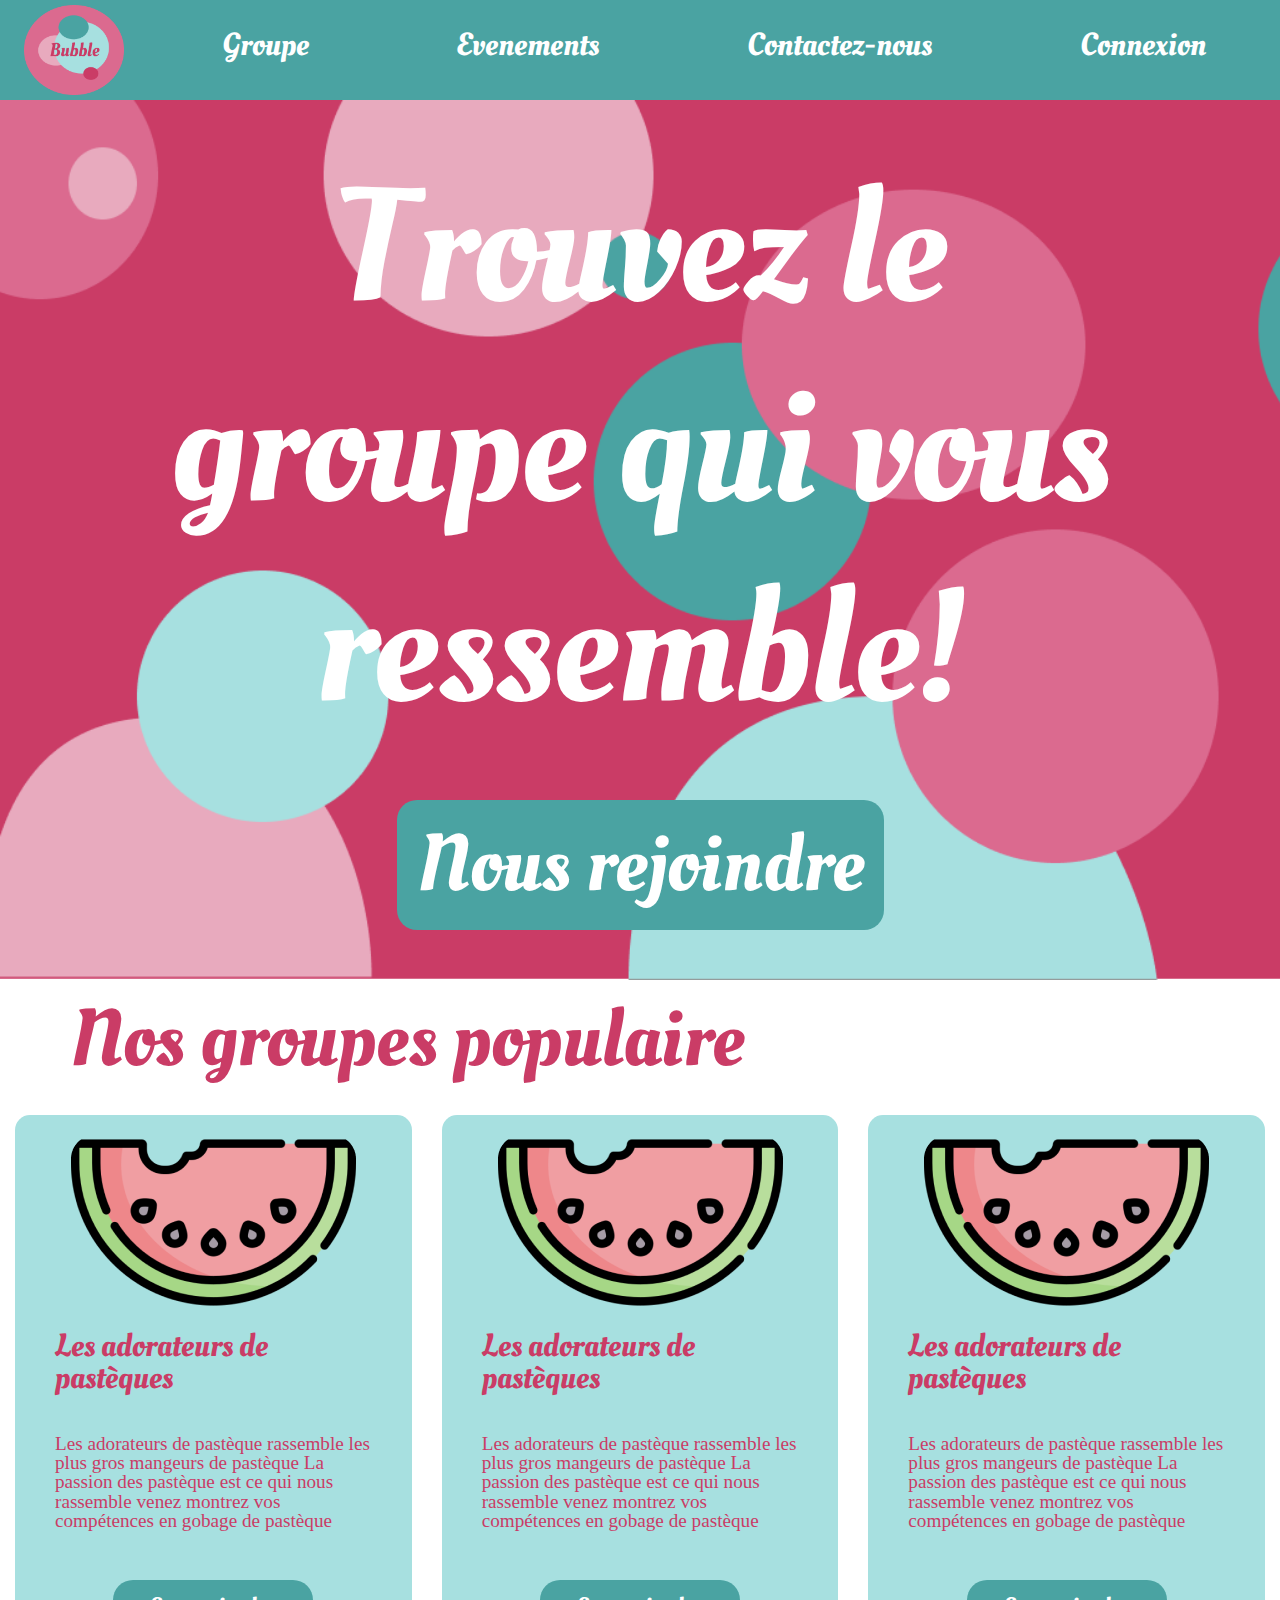
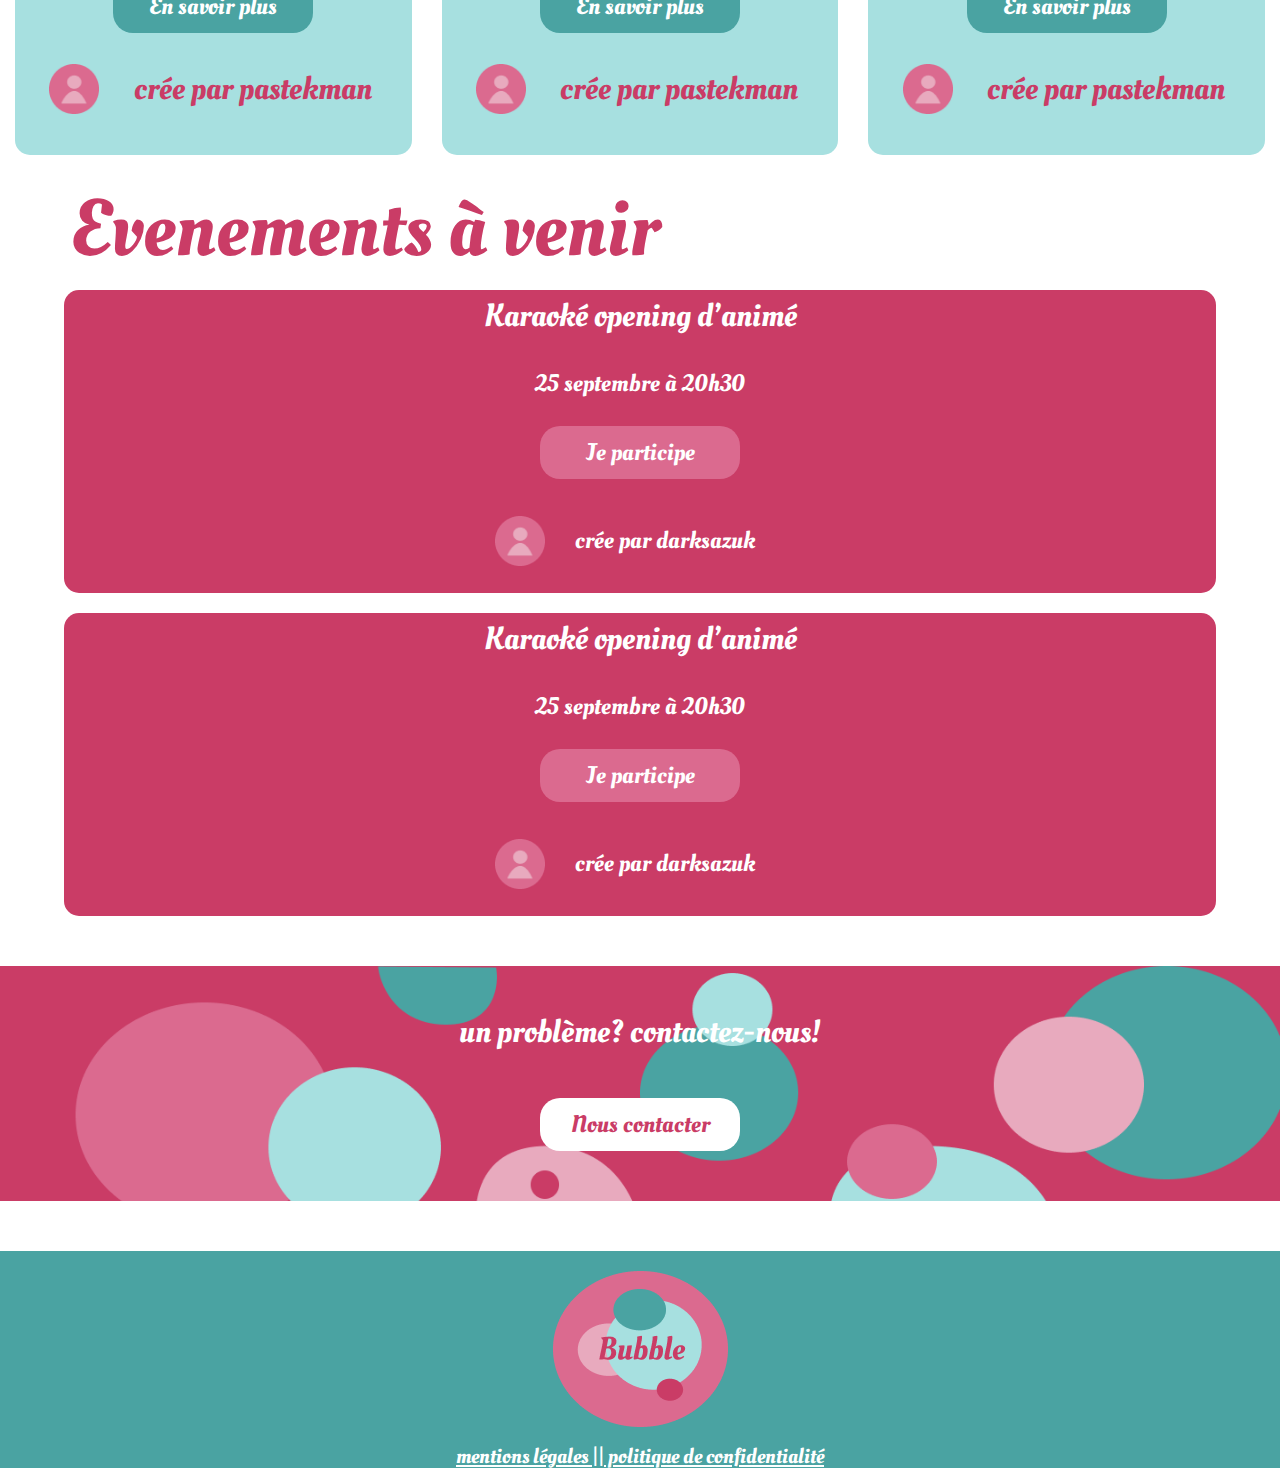
<file: index.html>
<!DOCTYPE html>
<html lang="en">

<head>
    <meta charset="UTF-8">
    <meta name="viewport" content="width=device-width, initial-scale=1.0">
    <title>Document</title>
    <meta name="description"
        content="vous cherchez des groupes de discussion qui vous ressemblent? vous etes au bon endroit!">
    <link rel="shortcut icon" href="assets/img/favicon.ico" type="image/x-icon">
    <link rel="stylesheet" href="assets/css/main.css">
</head>

<body>
    <header>
        <nav>
            <label class="burger" for="toggle">☰</label>
            <input type="checkbox" id="toggle">
            <ul class="main_pages">
                <a href="#"><img src="assets/img/logobubble.png" alt="logo bubble"></a>
                <li><a href="#">
                        <p>Groupe</p>
                    </a></li>
                <li><a href="#">
                        <p>Evenements</p>
                    </a></li>
                <li><a href="#">
                        <p>Contactez-nous</p>
                    </a></li>
                <li><a href="#">
                        <p>Connexion</p>
                    </a></li>

            </ul>
        </nav>
    </header>
    <section class="rejoindre">
        <h1>Trouvez le groupe qui vous ressemble!</h1>
        <button><a href="#">Nous rejoindre</a></button>
    </section>
    <h2>Nos groupes populaire</h2>
    <article class="groupe">
        <figure class="card">
            <img src="assets/img/watermelon.png" alt="tranche de melon">
            <p>Les adorateurs de pastèques</p>
            <figcaption>
                Les adorateurs de pastèque
                rassemble les plus gros
                mangeurs de pastèque
                La passion des pastèque
                est ce qui nous rassemble

                venez montrez vos compétences
                en gobage de pastèque
            </figcaption>
            <button><a href="#">En savoir plus</a></button>
            <figure class="createur">
                <img src="assets/img/compte.png" alt="logo compte">
                <p>crée par pastekman</p>
            </figure>
        </figure>
        <figure class="card">
            <img src="assets/img/watermelon.png" alt="tranche de melon">
            <p>Les adorateurs de pastèques</p>
            <figcaption>
                Les adorateurs de pastèque
                rassemble les plus gros
                mangeurs de pastèque
                La passion des pastèque
                est ce qui nous rassemble

                venez montrez vos compétences
                en gobage de pastèque
            </figcaption>
            <button><a href="#">En savoir plus</a></button>
            <figure class="createur">
                <img src="assets/img/compte.png" alt="logo compte">
                <p>crée par pastekman</p>
            </figure>
        </figure>
        <figure class="card">
            <img src="assets/img/watermelon.png" alt="tranche de melon">
            <p>Les adorateurs de pastèques</p>
            <figcaption>
                Les adorateurs de pastèque
                rassemble les plus gros
                mangeurs de pastèque
                La passion des pastèque
                est ce qui nous rassemble

                venez montrez vos compétences
                en gobage de pastèque
            </figcaption>
            <button><a href="#">En savoir plus</a></button>
            <figure class="createur">
                <img src="assets/img/compte.png" alt="logo compte">
                <p>crée par pastekman</p>
            </figure>
        </figure>
    </article>
    <h2>Evenements à venir</h2>

    <article class="event">
        <article>
            <h3>Karaoké opening d’animé </h3>
            <p>25 septembre à 20h30</p>
            <button><a href="#">Je participe</a></button>
            <figure class="createur">
                <img src="assets/img/compte.png" alt="logo compte">
                <p>crée par darksazuk</p>
            </figure>
        </article>
        <article>
            <h3>Karaoké opening d’animé </h3>
            <p>25 septembre à 20h30</p>
            <button><a href="#">Je participe</a></button>
            <figure class="createur">
                <img src="assets/img/compte.png" alt="logo compte">
                <p>crée par darksazuk</p>
            </figure>
        </article>
    </article>
    <section class="contact">
        <p>un problème? contactez-nous!</p>
        <button><a href="#">Nous contacter</a></button>
    </section>
    <footer>
        <img src="assets/img/logobubble.png" alt="logo bubbule">
        <a href="#">mentions légales || politique de confidentialité</a>
    </footer>
</body>

</html>
</file>
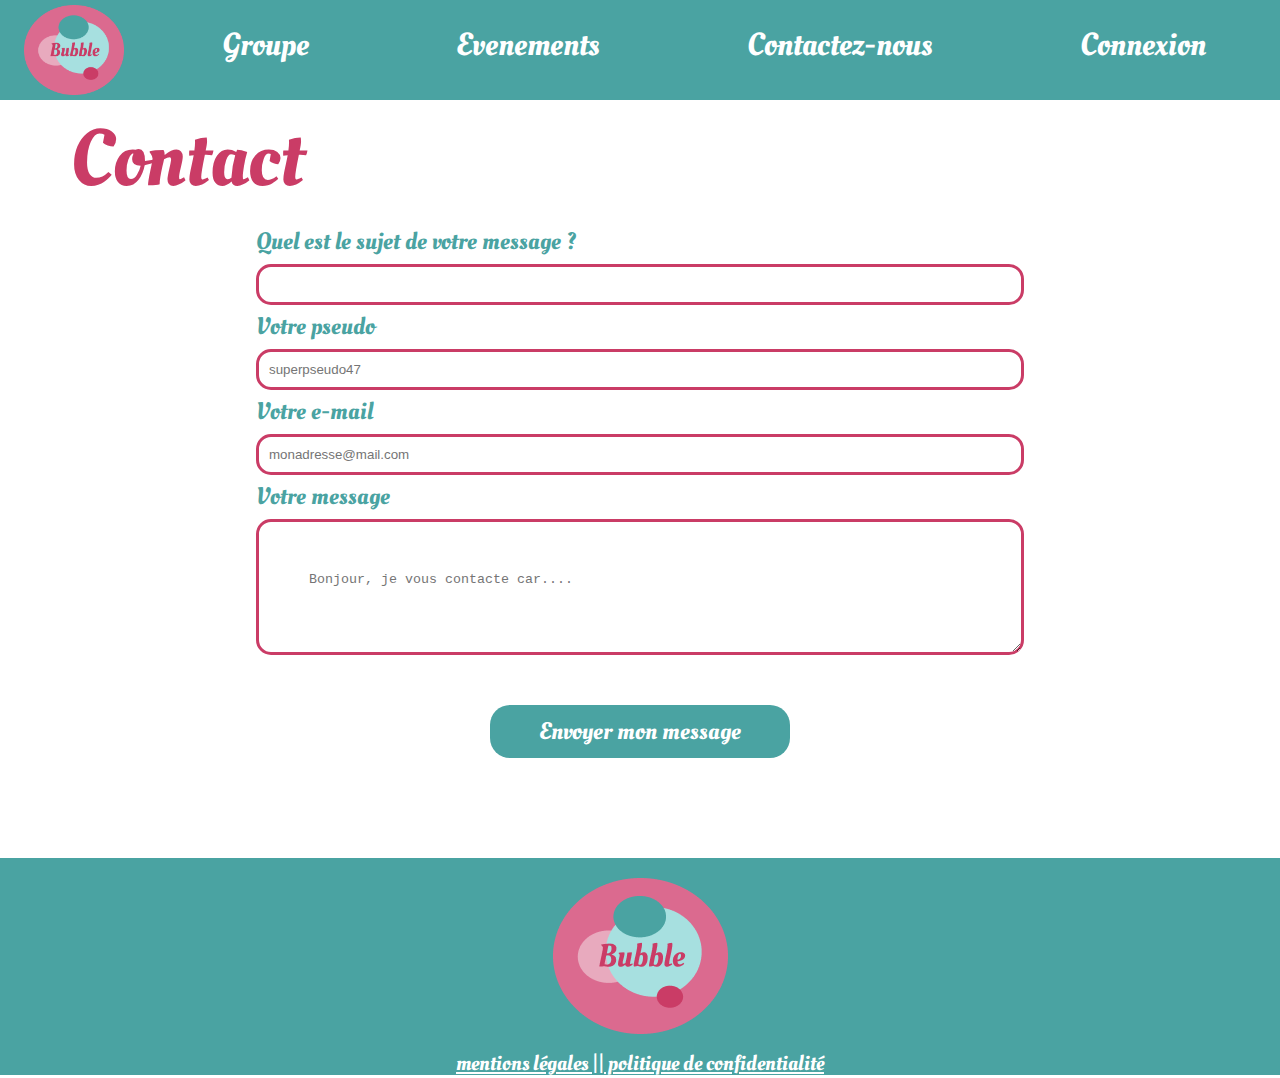
<file: contact.html>
<!DOCTYPE html>
<html lang="en">

<head>
    <meta charset="UTF-8">
    <meta name="viewport" content="width=device-width, initial-scale=1.0">
    <title>Document</title>
    <meta name="description"
        content="vous cherchez des groupes de discussion qui vous ressemblent? vous etes au bon endroit!">
    <link rel="shortcut icon" href="assets/img/favicon.ico" type="image/x-icon">
    <link rel="stylesheet" href="assets/css/main.css">
</head>

<body>
    <header>
        <nav>
            <label class="burger" for="toggle">☰</label>
            <input type="checkbox" id="toggle">
            <ul class="main_pages">
                <a href="#"><img src="assets/img/logobubble.png" alt="logo bubble"></a>
                <li><a href="#">
                        <p>Groupe</p>
                    </a></li>
                <li><a href="#">
                        <p>Evenements</p>
                    </a></li>
                <li><a href="#">
                        <p>Contactez-nous</p>
                    </a></li>
                <li><a href="#">
                        <p>Connexion</p>
                    </a></li>

            </ul>
        </nav>
    </header>
    <h2>Contact</h2>
    <div class="sous-header">
        <form action="#" method="post">

            <label for="sujet">Quel est le sujet de votre message ?</label>
            <input type="text" name="sujet" id="sujet">


            <label for="pseudo">Votre pseudo</label>
            <input type="text" id="pseudo" name="pseudo" placeholder="superpseudo47" required>


            <label for="email">Votre e-mail</label>
            <input type="email" id="email" name="email" placeholder="monadresse@mail.com" required>


            <label for="message">Votre message</label>
            <textarea id="message" name="message" placeholder="Bonjour, je vous contacte car...." required></textarea>


            <button type="submit">Envoyer mon message</button>

        </form>
        <footer>
            <img src="assets/img/logobubble.png" alt="logo bubbule">
            <a href="#">mentions légales || politique de confidentialité</a>
        </footer>
</body>

</html>
</file>
<file: assets/css/main.css>
@import url(navbar.css);
@import url(reset.css);
@import url(content-index.css);
@import url(contact.css);/*# sourceMappingURL=main.css.map */
</file>
